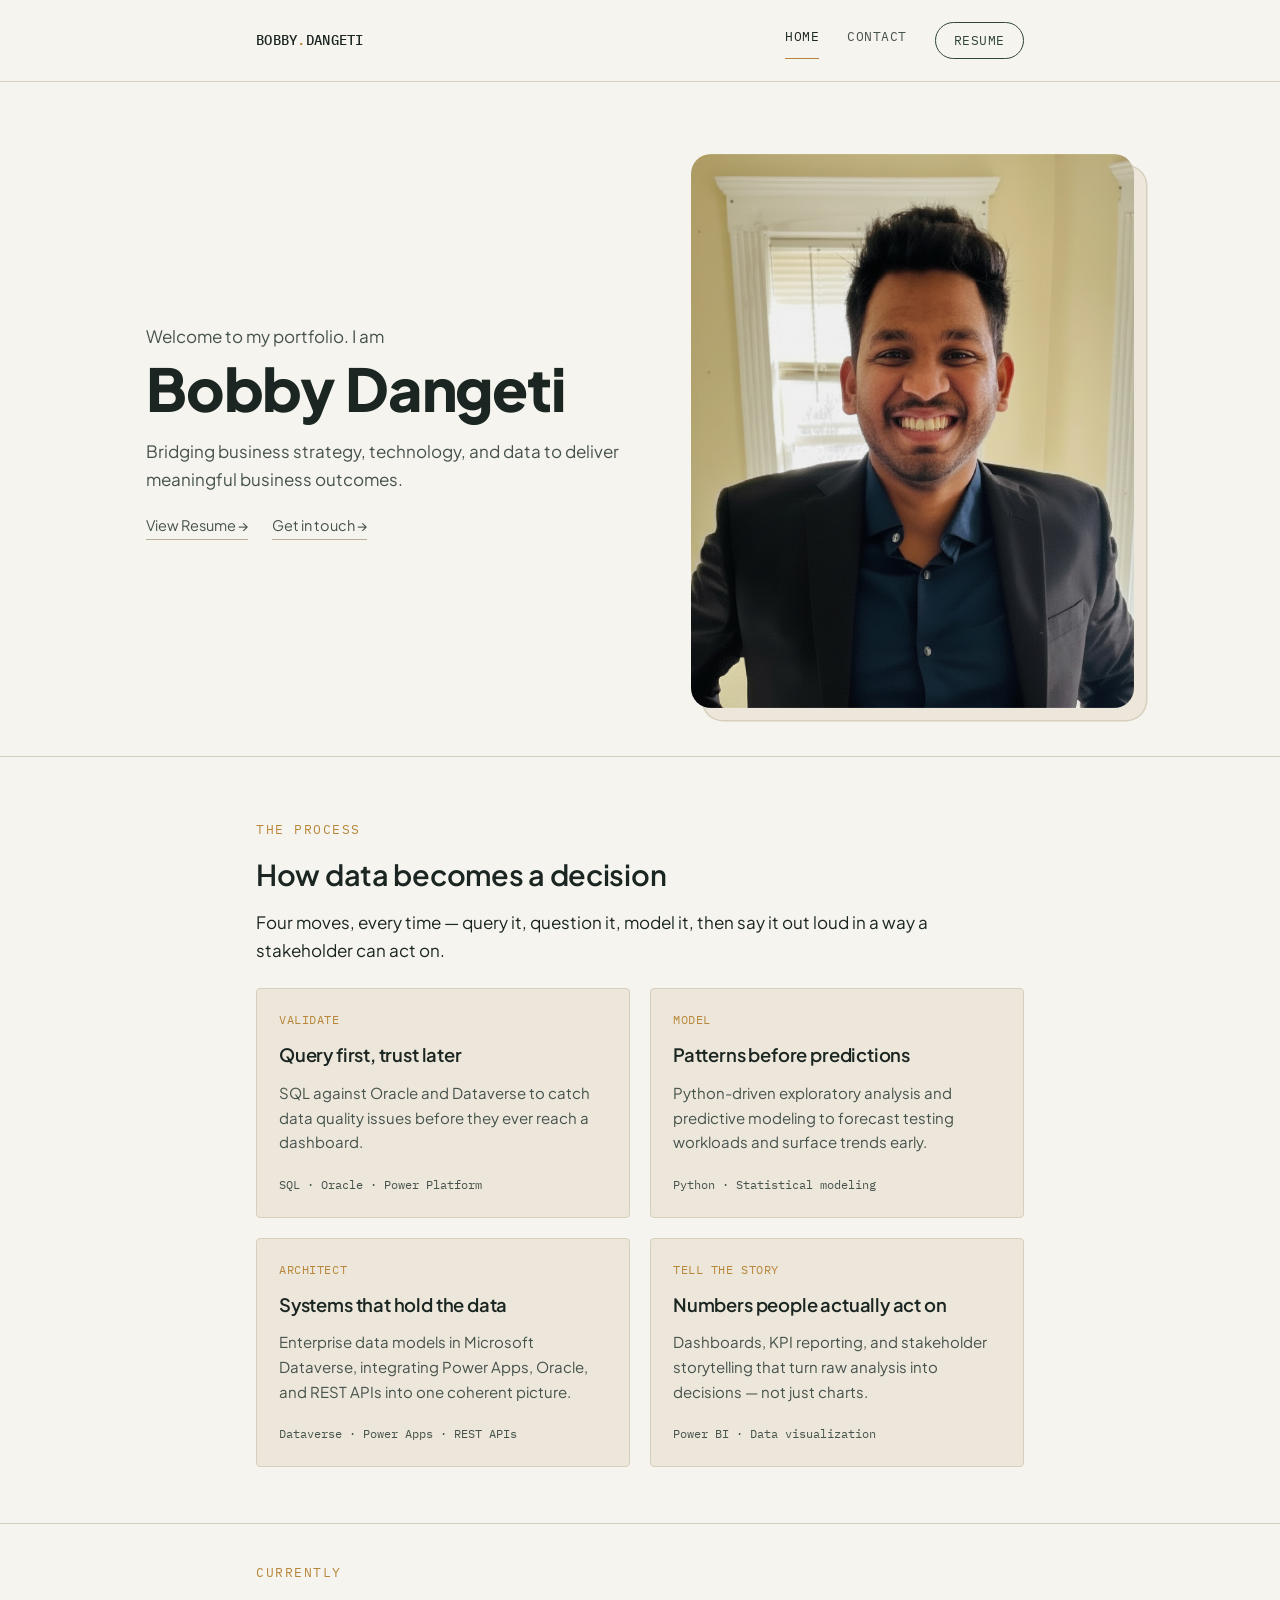
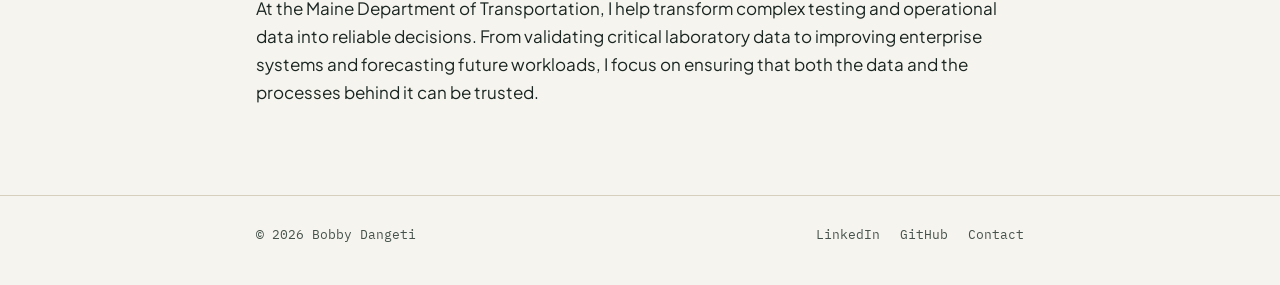
<file: index.html>
<!doctype html>
<html lang="en">
<head>
<meta charset="utf-8">
<meta name="viewport" content="width=device-width, initial-scale=1">
<title>Bobby Dangeti — Business Data Analyst</title>
<meta name="description" content="Portfolio of Bobby Dangeti — Business Data Analyst who turns SQL, Python, and Power BI into decisions people trust.">
<link rel="preconnect" href="https://fonts.googleapis.com">
<link rel="preconnect" href="https://fonts.gstatic.com" crossorigin>
<link href="https://fonts.googleapis.com/css2?family=IBM+Plex+Mono:wght@400;500&family=Plus+Jakarta+Sans:wght@400;500;600;700;800&display=swap" rel="stylesheet">
<link rel="stylesheet" href="styles.css">
</head>
<body>

<header class="site-header">
  <div class="wrap">
    <a class="brand" href="index.html">BOBBY<span class="dot">.</span>DANGETI</a>
    <nav class="site-nav" aria-label="Main">
      <a href="index.html" aria-current="page">Home</a>
      <!-- <a href="projects.html">Projects</a>-->
      <a href="contact.html">Contact</a>
      <a href="resume.html" class="nav-pill">Resume</a>
    </nav>
  </div>
</header>

<main>
  <section class="hero">
    <div class="container wide">

      <div class="hero-grid">
        <div class="hero-copy">
          <p class="hero-label">Welcome to my portfolio. I am</p>
          <h1 class="hero-name">Bobby Dangeti</h1>
          <p class="hero-tagline">Bridging business strategy, technology, and data to deliver meaningful business outcomes.</p>

          <!-- <a class="btn-primary-lg" href="projects.html">My Projects</a> -->

          <div class="hero-secondary-links">
            <a href="resume.html">View Resume →</a>
            <a href="contact.html">Get in touch →</a>
          </div>
        </div>

        <div class="hero-photo-wrap">
          <img src="profile.jpeg" alt="Bobby Dangeti">
        </div>
      </div>

    </div>
  </section>

  <hr class="divider">

  <section>
    <div class="container">
      <span class="eyebrow">The Process</span>
      <h2 style="margin-top:10px; font-size:1.8rem;">How data becomes a decision</h2>
      <p class="lede" style="margin-top:10px; max-width:60ch;">Four moves, every time — query it, question it, model it, then say it out loud in a way a stakeholder can act on.</p>

      <div class="project-grid">

        <div class="project-card">
          <span class="tag">Validate</span>
          <h3>Query first, trust later</h3>
          <p>SQL against Oracle and Dataverse to catch data quality issues before they ever reach a dashboard.</p>
          <div class="meta">SQL · Oracle · Power Platform</div>
        </div>

        <div class="project-card">
          <span class="tag">Model</span>
          <h3>Patterns before predictions</h3>
          <p>Python-driven exploratory analysis and predictive modeling to forecast testing workloads and surface trends early.</p>
          <div class="meta">Python · Statistical modeling</div>
        </div>

        <div class="project-card">
          <span class="tag">Architect</span>
          <h3>Systems that hold the data</h3>
          <p>Enterprise data models in Microsoft Dataverse, integrating Power Apps, Oracle, and REST APIs into one coherent picture.</p>
          <div class="meta">Dataverse · Power Apps · REST APIs</div>
        </div>

        <div class="project-card">
          <span class="tag">Tell the story</span>
          <h3>Numbers people actually act on</h3>
          <p>Dashboards, KPI reporting, and stakeholder storytelling that turn raw analysis into decisions — not just charts.</p>
          <div class="meta">Power BI · Data visualization</div>
        </div>

      </div>
    </div>
  </section>

  <hr class="divider">

  <section class="section-tight">
    <div class="container">
      <span class="eyebrow">Currently</span>
      <p class="lede" style="margin-top:10px; max-width:64ch;">
        At the Maine Department of Transportation, I help transform complex testing and operational data into reliable decisions. From validating critical laboratory data to improving enterprise systems and forecasting future workloads, I focus on ensuring that both the data and the processes behind it can be trusted.
    </div>
  </section>
</main>

<footer class="site-footer">
  <div class="wrap">
    <p>© 2026 Bobby Dangeti</p>
    <div class="links">
      <a href="https://www.linkedin.com/in/nagasatyad/">LinkedIn</a>
      <a href="https://github.com/bobbydangeti">GitHub</a>
      <a href="contact.html">Contact</a>
    </div>
  </div>
</footer>

</body>
</html>
</file>
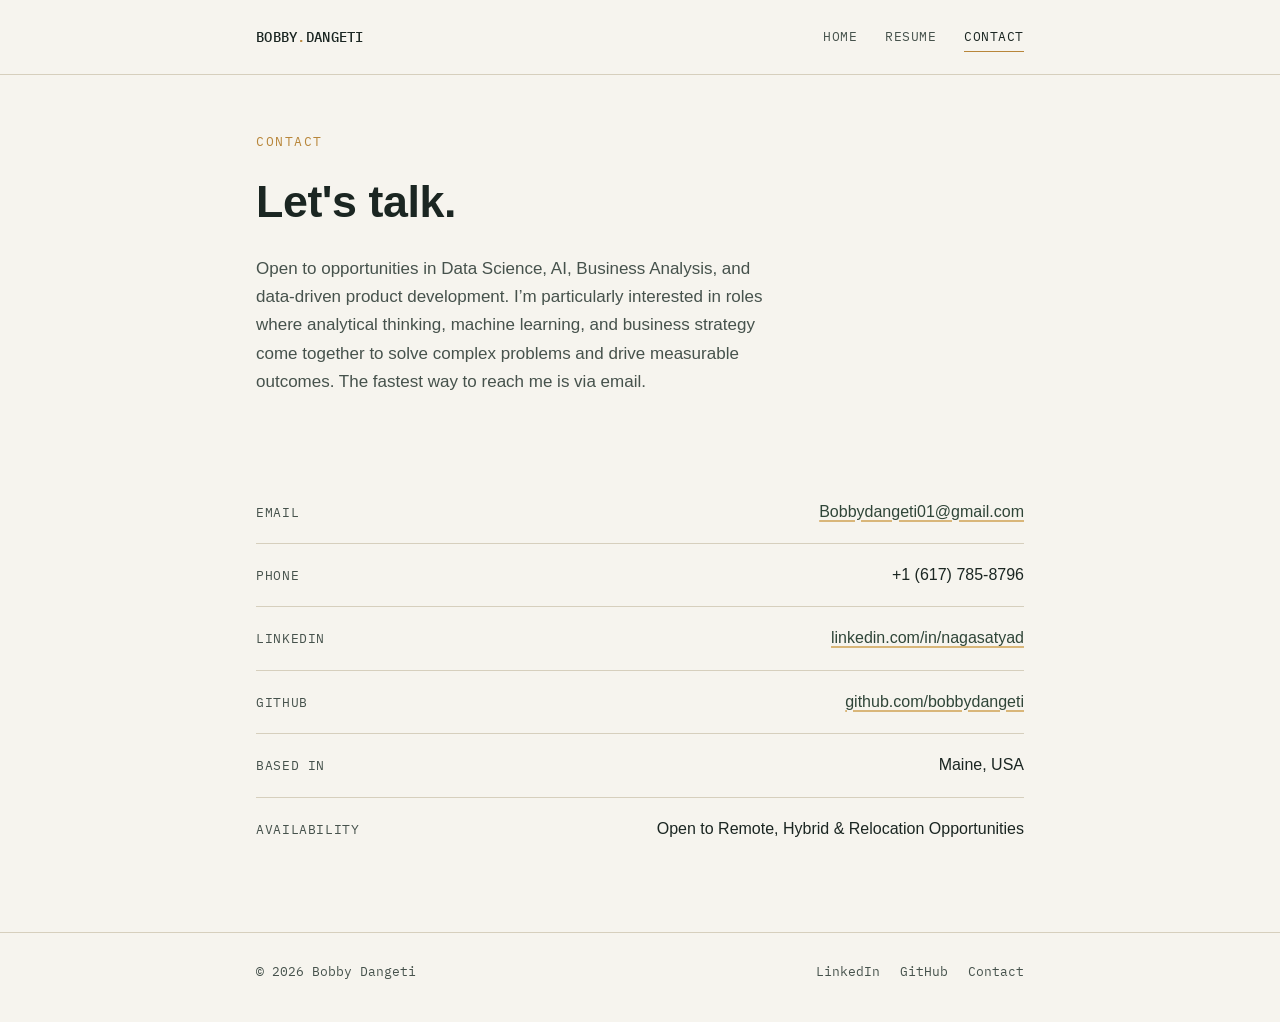
<file: contact.html>
<!doctype html>
<html lang="en">
<head>
<meta charset="utf-8">
<meta name="viewport" content="width=device-width, initial-scale=1">
<title>Contact — Bobby Dangeti</title>
<meta name="description" content="Get in touch with Bobby Dangeti.">
<link rel="preconnect" href="https://fonts.googleapis.com">
<link rel="preconnect" href="https://fonts.gstatic.com" crossorigin>
<link href="https://fonts.googleapis.com/css2?family=Fraunces:opsz,wght@9..144,500;9..144,600;9..144,700&family=IBM+Plex+Sans:wght@400;500;600&family=IBM+Plex+Mono:wght@400;500&display=swap" rel="stylesheet">
<link rel="stylesheet" href="styles.css">
</head>
<body>

<header class="site-header">
  <div class="wrap">
    <a class="brand" href="index.html">BOBBY<span class="dot">.</span>DANGETI</a>
    <nav class="site-nav" aria-label="Main">
      <a href="index.html">Home</a>
      <a href="resume.html">Resume</a>
      <!-- <a href="projects.html">Projects</a> -->
      <a href="contact.html" aria-current="page">Contact</a>
    </nav>
  </div>
</header>

<main>
  <section class="page-intro">
    <div class="container">
      <span class="eyebrow">Contact</span>
      <h1 style="margin-top:10px;">Let's talk.</h1>
      <p class="lede">Open to opportunities in Data Science, AI, Business Analysis, and data-driven product development. I’m particularly interested in roles where analytical thinking, machine learning, and business strategy come together to solve complex problems and drive measurable outcomes. The fastest way to reach me is via email.</p>
    </div>
  </section>

  <section class="section-tight">
    <div class="container">
      <div class="contact-list">
        <div class="contact-row">
          <span class="label">Email</span>
          <a href="mailto:Bobbydangeti01@gmail.com">Bobbydangeti01@gmail.com</a>
        </div>
        <div class="contact-row">
          <span class="label">Phone</span>
          <span class="value">+1 (617) 785-8796</span>
        </div>
        <div class="contact-row">
          <span class="label">LinkedIn</span>
          <a href="https://www.linkedin.com/in/nagasatyad/">linkedin.com/in/nagasatyad</a>
        </div>
        <div class="contact-row">
          <span class="label">GitHub</span>
          <a href="https://github.com/bobbydangeti">github.com/bobbydangeti</a>
        </div>
        <div class="contact-row">
          <span class="label">Based in</span>
          <span class="value">Maine, USA </span>
        </div>
        <div class="contact-row">
          <span class="label">Availability</span>
          <span class="value">Open to Remote, Hybrid & Relocation Opportunities</span>
        </div>
      </div>
    </div>
  </section>
</main>

<footer class="site-footer">
  <div class="wrap">
    <p>© 2026 Bobby Dangeti</p>
    <div class="links">
      <a href="https://www.linkedin.com/in/nagasatyad/">LinkedIn</a>
      <a href="https://github.com/bobbydangeti">GitHub</a>
      <a href="contact.html">Contact</a>
    </div>
  </div>
</footer>

</body>
</html>
</file>
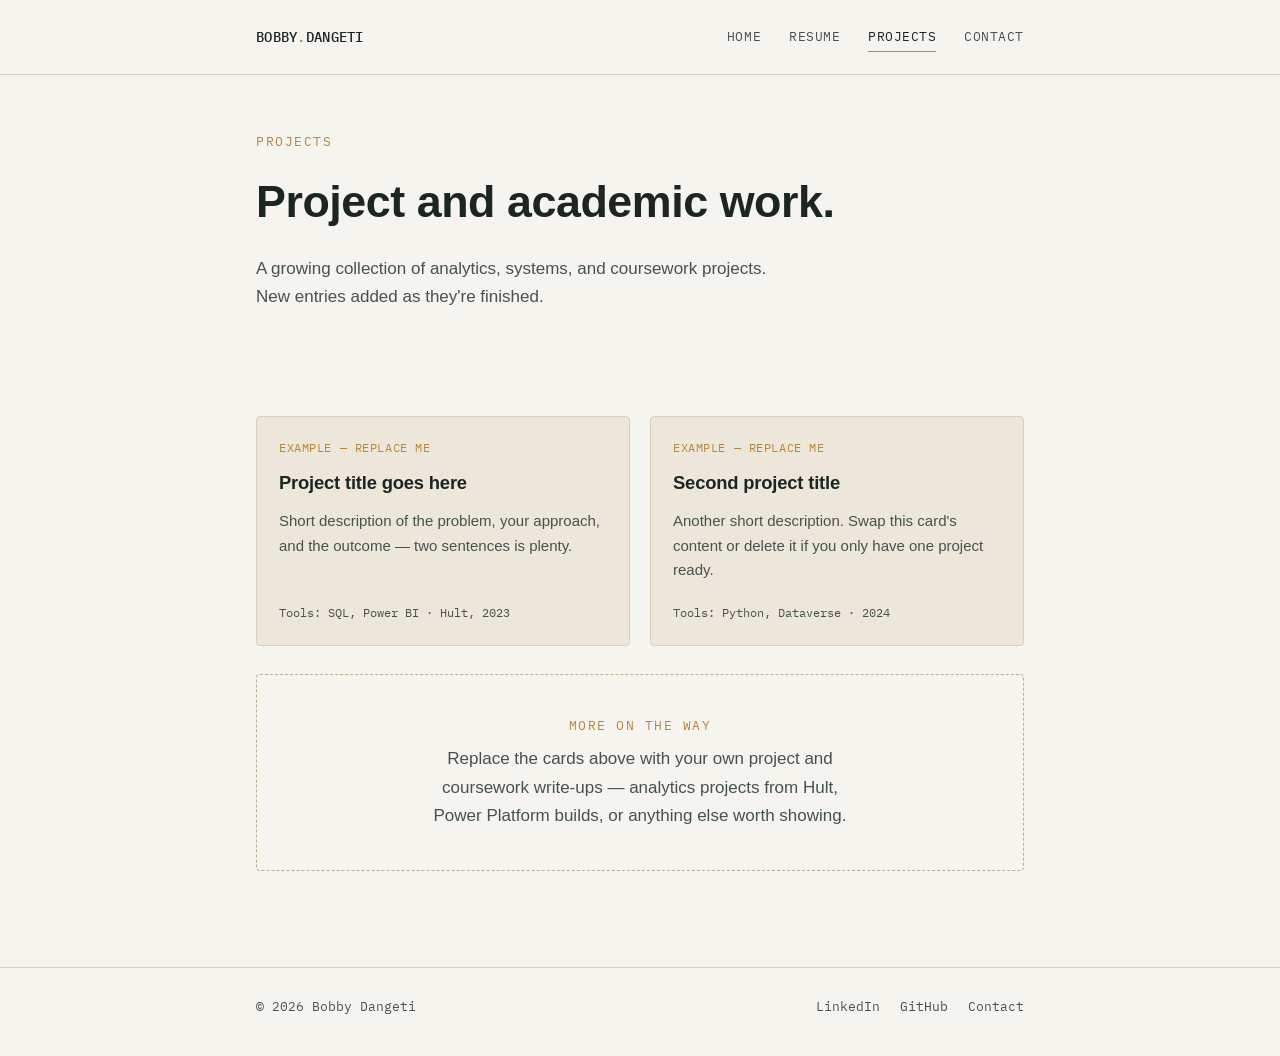
<file: projects.html>
<!doctype html>
<html lang="en">
<head>
<meta charset="utf-8">
<meta name="viewport" content="width=device-width, initial-scale=1">
<title>Projects — Bobby Dangeti</title>
<meta name="description" content="Selected project and academic work by Bobby Dangeti.">
<link rel="preconnect" href="https://fonts.googleapis.com">
<link rel="preconnect" href="https://fonts.gstatic.com" crossorigin>
<link href="https://fonts.googleapis.com/css2?family=Fraunces:opsz,wght@9..144,500;9..144,600;9..144,700&family=IBM+Plex+Sans:wght@400;500;600&family=IBM+Plex+Mono:wght@400;500&display=swap" rel="stylesheet">
<link rel="stylesheet" href="styles.css">
</head>
<body>

<header class="site-header">
  <div class="wrap">
    <a class="brand" href="index.html">BOBBY<span class="dot">.</span>DANGETI</a>
    <nav class="site-nav" aria-label="Main">
      <a href="index.html">Home</a>
      <a href="resume.html">Resume</a>
      <a href="projects.html" aria-current="page">Projects</a>
      <a href="contact.html">Contact</a>
    </nav>
  </div>
</header>

<main>
  <section class="page-intro">
    <div class="container">
      <span class="eyebrow">Projects</span>
      <h1 style="margin-top:10px;">Project and academic work.</h1>
      <p class="lede">A growing collection of analytics, systems, and coursework projects. New entries added as they're finished.</p>
    </div>
  </section>

  <section>
    <div class="container">

      <!--
        HOW TO ADD A PROJECT
        ---------------------
        Copy one .project-card block (including the <div> tags) and edit:
          - .tag        → category, e.g. "ANALYTICS" or "COURSEWORK"
          - h3           → project title
          - p             → one or two sentence description
          - .meta        → tools used / course name / date
        Paste your link on the title if you have one, e.g. <h3><a href="...">Title</a></h3>
        Delete the .empty-state block below once you have at least one real project.
      -->

      <div class="project-grid">

        <div class="project-card">
          <span class="tag">Example — replace me</span>
          <h3>Project title goes here</h3>
          <p>Short description of the problem, your approach, and the outcome — two sentences is plenty.</p>
          <div class="meta">Tools: SQL, Power BI · Hult, 2023</div>
        </div>

        <div class="project-card">
          <span class="tag">Example — replace me</span>
          <h3>Second project title</h3>
          <p>Another short description. Swap this card's content or delete it if you only have one project ready.</p>
          <div class="meta">Tools: Python, Dataverse · 2024</div>
        </div>

      </div>

      <div class="empty-state">
        <span class="eyebrow">More on the way</span>
        <p>Replace the cards above with your own project and coursework write-ups — analytics projects from Hult, Power Platform builds, or anything else worth showing.</p>
      </div>

    </div>
  </section>
</main>

<footer class="site-footer">
  <div class="wrap">
    <p>© 2026 Bobby Dangeti</p>
    <div class="links">
      <a href="https://www.linkedin.com/in/nagasatyad/">LinkedIn</a>
      <a href="https://github.com/bobbydangeti">GitHub</a>
      <a href="contact.html">Contact</a>
    </div>
  </div>
</footer>

</body>
</html>
</file>
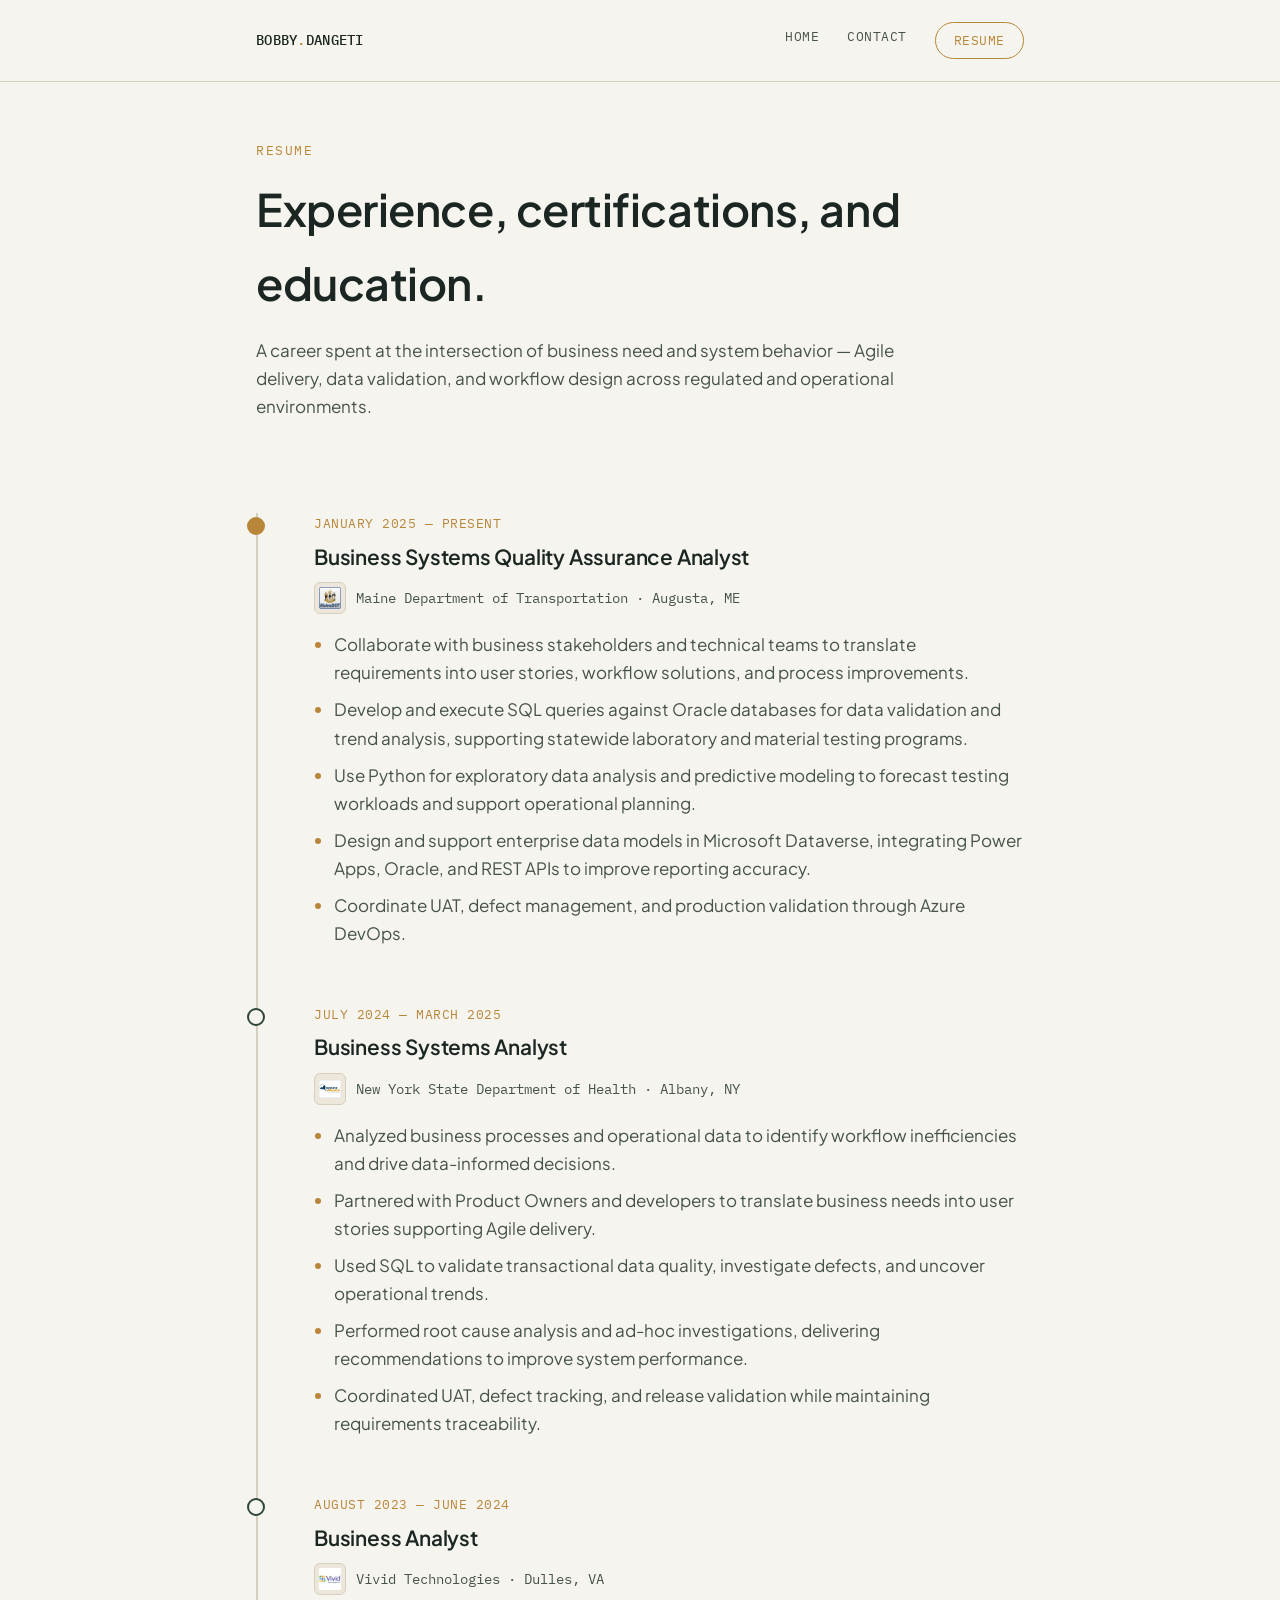
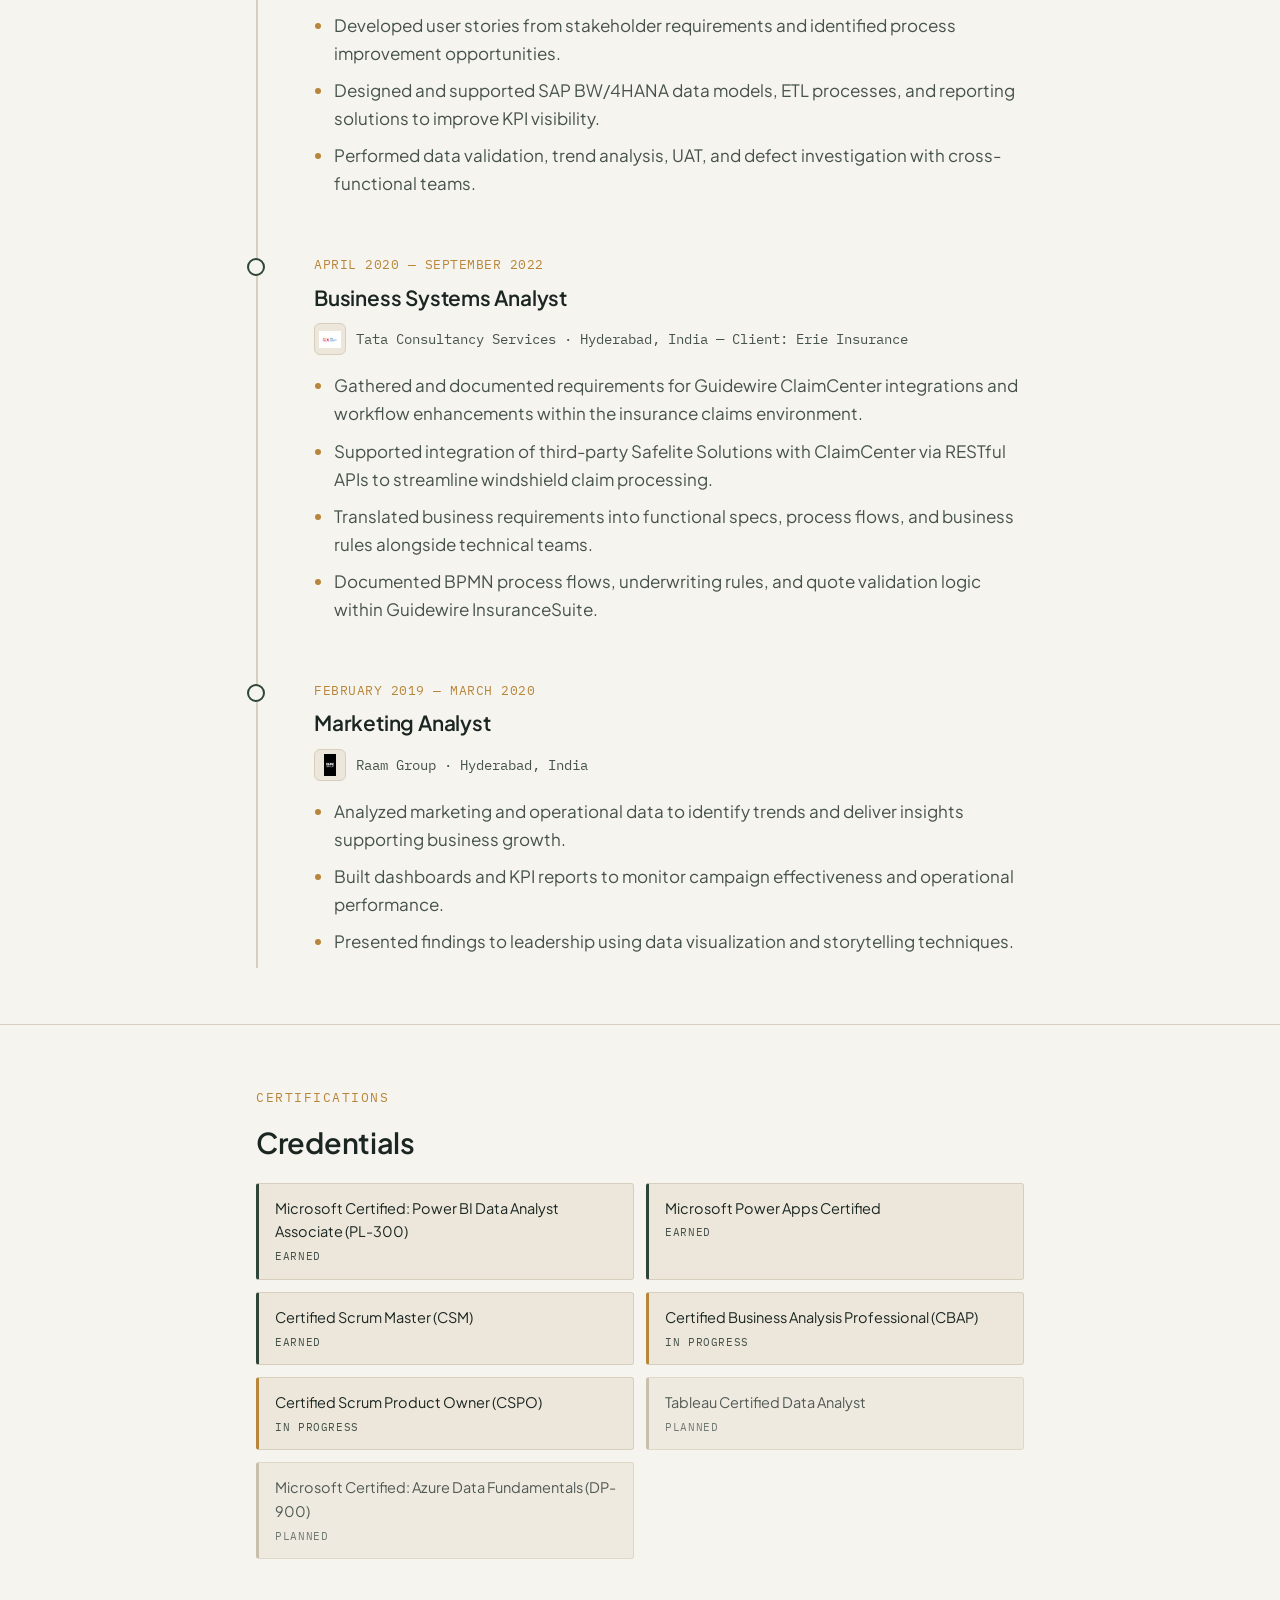
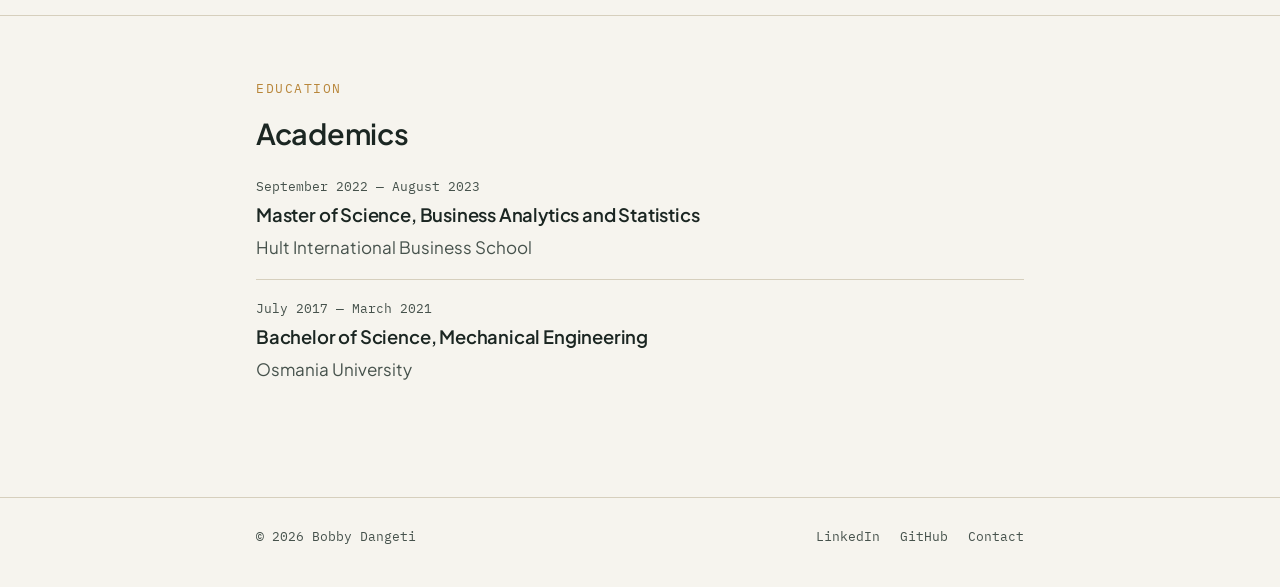
<file: resume.html>
<!doctype html>
<html lang="en">
<head>
<meta charset="utf-8">
<meta name="viewport" content="width=device-width, initial-scale=1">
<title>Resume — Bobby Dangeti</title>
<meta name="description" content="Work history, certifications, and education for Bobby Dangeti, Business Systems Analyst.">
<link rel="preconnect" href="https://fonts.googleapis.com">
<link rel="preconnect" href="https://fonts.gstatic.com" crossorigin>
<link href="https://fonts.googleapis.com/css2?family=IBM+Plex+Mono:wght@400;500&family=Plus+Jakarta+Sans:wght@400;500;600;700;800&display=swap" rel="stylesheet">
<link rel="stylesheet" href="styles.css">
</head>
<body>

<header class="site-header">
  <div class="wrap">
    <a class="brand" href="index.html">BOBBY<span class="dot">.</span>DANGETI</a>
    <nav class="site-nav" aria-label="Main">
      <a href="index.html">Home</a>
      <!-- <a href="projects.html">Projects</a> -->
      <a href="contact.html">Contact</a>
      <a href="resume.html" class="nav-pill" aria-current="page">Resume</a>
    </nav>
  </div>
</header>

<main>
  <section class="page-intro">
    <div class="container">
      <span class="eyebrow">Resume</span>
      <h1 style="margin-top:10px;">Experience, certifications, and education.</h1>
      <p class="lede">A career spent at the intersection of business need and system behavior — Agile delivery, data validation, and workflow design across regulated and operational environments.</p>
    </div>
  </section>

  <section>
    <div class="container">

      <div class="timeline">

        <div class="role current">
          <div class="when">January 2025 — Present</div>
          <h3>Business Systems Quality Assurance Analyst</h3>
          <div class="org-row"><img src="maine-dot-logo.png" alt="" class="org-logo"><div class="org">Maine Department of Transportation · Augusta, ME</div></div>
          <ul>
            <li>Collaborate with business stakeholders and technical teams to translate requirements into user stories, workflow solutions, and process improvements.</li>
            <li>Develop and execute SQL queries against Oracle databases for data validation and trend analysis, supporting statewide laboratory and material testing programs.</li>
            <li>Use Python for exploratory data analysis and predictive modeling to forecast testing workloads and support operational planning.</li>
            <li>Design and support enterprise data models in Microsoft Dataverse, integrating Power Apps, Oracle, and REST APIs to improve reporting accuracy.</li>
            <li>Coordinate UAT, defect management, and production validation through Azure DevOps.</li>
          </ul>
        </div>

        <div class="role">
          <div class="when">July 2024 — March 2025</div>
          <h3>Business Systems Analyst</h3>
          <div class="org-row"><img src="nys-doh-logo.png" alt="" class="org-logo"><div class="org">New York State Department of Health · Albany, NY</div></div>
          <ul>
            <li>Analyzed business processes and operational data to identify workflow inefficiencies and drive data-informed decisions.</li>
            <li>Partnered with Product Owners and developers to translate business needs into user stories supporting Agile delivery.</li>
            <li>Used SQL to validate transactional data quality, investigate defects, and uncover operational trends.</li>
            <li>Performed root cause analysis and ad-hoc investigations, delivering recommendations to improve system performance.</li>
            <li>Coordinated UAT, defect tracking, and release validation while maintaining requirements traceability.</li>
          </ul>
        </div>

        <div class="role">
          <div class="when">August 2023 — June 2024</div>
          <h3>Business Analyst</h3>
          <div class="org-row"><img src="vivid-technologies-logo.png" alt="" class="org-logo"><div class="org">Vivid Technologies · Dulles, VA</div></div>
          <ul>
            <li>Developed user stories from stakeholder requirements and identified process improvement opportunities.</li>
            <li>Designed and supported SAP BW/4HANA data models, ETL processes, and reporting solutions to improve KPI visibility.</li>
            <li>Performed data validation, trend analysis, UAT, and defect investigation with cross-functional teams.</li>
          </ul>
        </div>

        <div class="role">
          <div class="when">April 2020 — September 2022</div>
          <h3>Business Systems Analyst</h3>
          <div class="org-row"><img src="tcs-logo.png" alt="" class="org-logo"><div class="org">Tata Consultancy Services · Hyderabad, India — Client: Erie Insurance</div></div>
          <ul>
            <li>Gathered and documented requirements for Guidewire ClaimCenter integrations and workflow enhancements within the insurance claims environment.</li>
            <li>Supported integration of third-party Safelite Solutions with ClaimCenter via RESTful APIs to streamline windshield claim processing.</li>
            <li>Translated business requirements into functional specs, process flows, and business rules alongside technical teams.</li>
            <li>Documented BPMN process flows, underwriting rules, and quote validation logic within Guidewire InsuranceSuite.</li>
          </ul>
        </div>

        <div class="role">
          <div class="when">February 2019 — March 2020</div>
          <h3>Marketing Analyst</h3>
          <div class="org-row"><img src="raam-group-logo.png" alt="" class="org-logo"><div class="org">Raam Group · Hyderabad, India</div></div>
          <ul>
            <li>Analyzed marketing and operational data to identify trends and deliver insights supporting business growth.</li>
            <li>Built dashboards and KPI reports to monitor campaign effectiveness and operational performance.</li>
            <li>Presented findings to leadership using data visualization and storytelling techniques.</li>
          </ul>
        </div>

      </div>
    </div>
  </section>

  <hr class="divider">

  <section>
    <div class="container">
      <span class="eyebrow">Certifications</span>
      <h2 style="margin-top:10px; font-size:1.8rem;">Credentials</h2>
      <div class="badge-grid">
        <div class="badge">Microsoft Certified: Power BI Data Analyst Associate (PL-300)<span class="status">Earned</span></div>
        <div class="badge">Microsoft Power Apps Certified<span class="status">Earned</span></div>
        <div class="badge">Certified Scrum Master (CSM)<span class="status">Earned</span></div>
        <div class="badge in-progress">Certified Business Analysis Professional (CBAP)<span class="status">In progress</span></div>
        <div class="badge in-progress">Certified Scrum Product Owner (CSPO)<span class="status">In progress</span></div>
        <div class="badge planned">Tableau Certified Data Analyst<span class="status">Planned</span></div>
        <div class="badge planned">Microsoft Certified: Azure Data Fundamentals (DP-900)<span class="status">Planned</span></div>
      </div>
    </div>
  </section>

  <hr class="divider">

  <section>
    <div class="container">
      <span class="eyebrow">Education</span>
      <h2 style="margin-top:10px; font-size:1.8rem;">Academics</h2>

      <div class="edu-item">
        <div class="when">September 2022 — August 2023</div>
        <h3>Master of Science, Business Analytics and Statistics</h3>
        <div class="org">Hult International Business School</div>
      </div>
      <div class="edu-item">
        <div class="when">July 2017 — March 2021</div>
        <h3>Bachelor of Science, Mechanical Engineering</h3>
        <div class="org">Osmania University</div>
      </div>
    </div>
  </section>
</main>

<footer class="site-footer">
  <div class="wrap">
    <p>© 2026 Bobby Dangeti</p>
    <div class="links">
      <a href="https://www.linkedin.com/in/nagasatyad/">LinkedIn</a>
      <a href="https://github.com/bobbydangeti">GitHub</a>
      <a href="contact.html">Contact</a>
    </div>
  </div>
</footer>

</body>
</html>
</file>
<file: styles.css>
/* ===========================================================
   Design tokens
   Theme: a systems analyst's own process map.
   Bobby builds workflow diagrams for a living â€” the site borrows
   that visual language: nodes, connectors, sequence, annotation.
=========================================================== */
:root {
  --paper: #F6F4EE;
  --paper-alt: #ECE7DA;
  --ink: #1B2622;
  --ink-soft: #46524C;
  --pine: #2F4538;
  --pine-deep: #1F2F26;
  --ochre: #B8863A;
  --ochre-soft: #D9B679;
  --line: #D6CFBD;
  --line-strong: #B9AF96;

  --font-display: "Plus Jakarta Sans", -apple-system, BlinkMacSystemFont, sans-serif;
  --font-body: "Plus Jakarta Sans", -apple-system, BlinkMacSystemFont, sans-serif;
  --font-mono: "IBM Plex Mono", "SF Mono", monospace;

  --max-w: 880px;
  --max-w-wide: 1100px;
  --gutter: clamp(20px, 5vw, 56px);
}

* { box-sizing: border-box; }

html { scroll-behavior: smooth; }

@media (prefers-reduced-motion: reduce) {
  html { scroll-behavior: auto; }
  * { animation-duration: 0.001ms !important; animation-iteration-count: 1 !important; transition-duration: 0.001ms !important; }
}

body {
  margin: 0;
  background: var(--paper);
  color: var(--ink);
  font-family: var(--font-body);
  font-size: 17px;
  line-height: 1.65;
  -webkit-font-smoothing: antialiased;
}

a {
  color: var(--pine);
  text-decoration-color: var(--ochre-soft);
  text-decoration-thickness: 1.5px;
  text-underline-offset: 3px;
}
a:hover { color: var(--ochre); }

a:focus-visible,
button:focus-visible {
  outline: 2.5px solid var(--ochre);
  outline-offset: 3px;
}

h1, h2, h3 {
  font-family: var(--font-display);
  font-weight: 600;
  color: var(--ink);
  margin: 0;
  letter-spacing: -0.01em;
}

.eyebrow {
  font-family: var(--font-mono);
  font-size: 12.5px;
  letter-spacing: 0.12em;
  text-transform: uppercase;
  color: var(--ochre);
}

/* ===========================================================
   Header / nav
=========================================================== */
.site-header {
  border-bottom: 1px solid var(--line);
  background: var(--paper);
}
.site-header .wrap {
  max-width: var(--max-w);
  margin: 0 auto;
  padding: 22px var(--gutter);
  display: flex;
  align-items: center;
  justify-content: space-between;
  gap: 16px;
}
.brand {
  font-family: var(--font-mono);
  font-size: 14px;
  font-weight: 500;
  letter-spacing: 0.02em;
  color: var(--ink);
  text-decoration: none;
}
.brand:hover { color: var(--pine); }
.brand .dot { color: var(--ochre); }

.site-nav { display: flex; gap: 28px; }
.site-nav a {
  font-family: var(--font-mono);
  font-size: 13px;
  letter-spacing: 0.04em;
  text-transform: uppercase;
  color: var(--ink-soft);
  text-decoration: none;
  padding: 4px 0;
  border-bottom: 1.5px solid transparent;
}
.site-nav a:hover,
.site-nav a[aria-current="page"] {
  color: var(--ink);
  border-bottom-color: var(--ochre);
}
.site-nav a.nav-pill {
  border: 1.5px solid var(--pine);
  border-radius: 999px;
  padding: 7px 18px;
  color: var(--pine);
}
.site-nav a.nav-pill:hover {
  background: var(--pine);
  color: var(--paper);
  border-bottom-color: var(--pine);
}
.site-nav a.nav-pill[aria-current="page"] {
  border-color: var(--ochre);
  color: var(--ochre);
}

/* ===========================================================
   Layout helpers
=========================================================== */
.container {
  max-width: var(--max-w);
  margin: 0 auto;
  padding: 0 var(--gutter);
}
.container.wide { max-width: var(--max-w-wide); }
section { padding: 56px 0; }
.section-tight { padding: 32px 0; }

.divider {
  border: none;
  border-top: 1px solid var(--line);
  margin: 0;
}

/* ===========================================================
   Buttons
=========================================================== */
.btn {
  display: inline-flex;
  align-items: center;
  gap: 8px;
  font-family: var(--font-mono);
  font-size: 13.5px;
  letter-spacing: 0.03em;
  text-decoration: none;
  padding: 11px 20px;
  border-radius: 3px;
  border: 1.5px solid var(--ink);
  color: var(--ink);
  transition: background 0.15s ease, color 0.15s ease, border-color 0.15s ease;
}
.btn:hover { background: var(--ink); color: var(--paper); }
.btn-solid {
  background: var(--pine);
  border-color: var(--pine);
  color: var(--paper);
}
.btn-solid:hover { background: var(--pine-deep); border-color: var(--pine-deep); color: var(--paper); }

/* ===========================================================
   Hero (home page) â€” name + photo split layout
=========================================================== */
.hero {
  padding: 72px 0 48px;
}

.hero-grid {
  display: grid;
  grid-template-columns: 1.05fr 0.95fr;
  gap: 56px;
  align-items: center;
}
@media (max-width: 760px) {
  .hero-grid { grid-template-columns: 1fr; gap: 36px; }
  .hero-photo-wrap { order: -1; max-width: 320px; }
}

.hero-label {
  font-size: 17px;
  color: var(--ink-soft);
  margin: 0 0 8px;
}

.hero-name {
  font-family: var(--font-display);
  font-weight: 800;
  font-size: clamp(2.5rem, 5.5vw, 3.7rem);
  line-height: 1.04;
  letter-spacing: -0.02em;
  color: var(--ink);
}

.hero-tagline {
  margin-top: 18px;
  font-size: 17px;
  line-height: 1.65;
  color: var(--ink-soft);
  max-width: 46ch;
}

.hero-secondary-links {
  margin-top: 20px;
  display: flex;
  gap: 24px;
  flex-wrap: wrap;
}
.hero-secondary-links a {
  font-size: 14.5px;
  color: var(--ink-soft);
  text-decoration: none;
  border-bottom: 1.5px solid var(--line-strong);
  padding-bottom: 2px;
}
.hero-secondary-links a:hover { color: var(--pine); border-bottom-color: var(--pine); }

.hero-photo-wrap img {
  width: 100%;
  aspect-ratio: 4 / 5;
  object-fit: cover;
  border-radius: 20px;
  display: block;
  box-shadow: 12px 12px 0 var(--paper-alt), 12px 12px 0 1.5px var(--line);
}

/* ===========================================================
   Buttons
=========================================================== */
.btn-primary-lg {
  display: inline-flex;
  align-items: center;
  gap: 10px;
  font-weight: 600;
  font-size: 14.5px;
  letter-spacing: 0.01em;
  text-decoration: none;
  padding: 15px 28px;
  border-radius: 10px;
  background: var(--pine);
  color: var(--paper);
  margin-top: 30px;
  box-shadow: 0 8px 20px -8px rgba(31, 47, 38, 0.55);
  transition: transform 0.15s ease, box-shadow 0.15s ease, background 0.15s ease;
}
.btn-primary-lg:hover {
  background: var(--pine-deep);
  transform: translateY(-2px);
  box-shadow: 0 12px 24px -8px rgba(31, 47, 38, 0.6);
  color: var(--paper);
}

/* ===========================================================
   Schematic divider (decorative system-map motif)
=========================================================== */
.schematic {
  width: 100%;
  display: block;
  margin: 8px 0 0;
}

/* ===========================================================
   Stat / summary row
=========================================================== */
.stat-row {
  display: grid;
  grid-template-columns: repeat(3, 1fr);
  gap: 18px;
  margin-top: 12px;
}
.stat {
  border: 1px solid var(--line);
  background: var(--paper-alt);
  padding: 18px 16px;
  border-radius: 4px;
}
.stat .num {
  font-family: var(--font-display);
  font-size: 1.8rem;
  color: var(--pine);
}
.stat .label {
  font-family: var(--font-mono);
  font-size: 12px;
  color: var(--ink-soft);
  letter-spacing: 0.04em;
  margin-top: 4px;
}

@media (max-width: 640px) {
  .stat-row { grid-template-columns: 1fr; }
}

/* ===========================================================
   Timeline (resume page) â€” the signature element
   A vertical process line with a node per role, like the
   workflow diagrams Bobby builds at work.
=========================================================== */
.timeline {
  position: relative;
  margin-top: 12px;
  padding-left: 28px;
  border-left: 2px solid var(--line);
}
.role {
  position: relative;
  padding: 0 0 48px 28px;
}
.role:last-child { padding-bottom: 4px; }
.role::before {
  content: "";
  position: absolute;
  left: -39px;
  top: 4px;
  width: 14px;
  height: 14px;
  border-radius: 999px;
  background: var(--paper);
  border: 2.5px solid var(--pine);
}
.role.current::before { border-color: var(--ochre); background: var(--ochre); }

.role .when {
  font-family: var(--font-mono);
  font-size: 12.5px;
  letter-spacing: 0.04em;
  color: var(--ochre);
  text-transform: uppercase;
}
.role h3 {
  font-size: 1.3rem;
  margin-top: 6px;
}
.role .org {
  font-family: var(--font-mono);
  font-size: 13.5px;
  color: var(--ink-soft);
  margin-top: 4px;
}
.role .org-row {
  display: flex;
  align-items: center;
  gap: 10px;
  margin-top: 8px;
}
.role .org-logo {
  width: 32px;
  height: 32px;
  object-fit: contain;
  border-radius: 6px;
  background: var(--paper-alt);
  border: 1px solid var(--line);
  padding: 4px;
  flex-shrink: 0;
}
.role .org-row .org { margin-top: 0; }
.role ul {
  margin: 16px 0 0;
  padding-left: 20px;
}
.role li { margin-bottom: 9px; color: var(--ink-soft); }
.role li::marker { color: var(--ochre); }

/* ===========================================================
   Credential badges
=========================================================== */
.badge-grid {
  display: grid;
  grid-template-columns: repeat(2, 1fr);
  gap: 12px;
  margin-top: 16px;
}
@media (max-width: 640px) { .badge-grid { grid-template-columns: 1fr; } }

.badge {
  border: 1px solid var(--line);
  border-left: 3px solid var(--pine);
  background: var(--paper-alt);
  padding: 13px 16px;
  border-radius: 3px;
  font-size: 14.5px;
}
.badge.in-progress { border-left-color: var(--ochre); }
.badge.planned { border-left-color: var(--line-strong); opacity: 0.75; }
.badge .status {
  display: block;
  font-family: var(--font-mono);
  font-size: 10.5px;
  letter-spacing: 0.06em;
  text-transform: uppercase;
  color: var(--ink-soft);
  margin-top: 4px;
}

/* ===========================================================
   Education block
=========================================================== */
.edu-item { padding: 18px 0; }
.edu-item + .edu-item { border-top: 1px solid var(--line); }
.edu-item .when { font-family: var(--font-mono); font-size: 12.5px; color: var(--ink-soft); }
.edu-item h3 { font-size: 1.15rem; margin-top: 4px; }
.edu-item .org { color: var(--ink-soft); margin-top: 2px; }

/* ===========================================================
   Project cards (placeholder content the user will edit)
=========================================================== */
.project-grid {
  display: grid;
  grid-template-columns: repeat(2, 1fr);
  gap: 20px;
  margin-top: 24px;
}
@media (max-width: 680px) { .project-grid { grid-template-columns: 1fr; } }

.project-card {
  border: 1px solid var(--line);
  background: var(--paper-alt);
  border-radius: 4px;
  padding: 22px;
  display: flex;
  flex-direction: column;
  gap: 10px;
}
.project-card .tag {
  font-family: var(--font-mono);
  font-size: 11.5px;
  letter-spacing: 0.05em;
  text-transform: uppercase;
  color: var(--ochre);
}
.project-card h3 { font-size: 1.15rem; }
.project-card p { color: var(--ink-soft); margin: 0; font-size: 15px; }
.project-card .meta {
  margin-top: auto;
  font-family: var(--font-mono);
  font-size: 12px;
  color: var(--ink-soft);
  padding-top: 10px;
}

.empty-state {
  border: 1.5px dashed var(--line-strong);
  border-radius: 4px;
  padding: 40px 28px;
  text-align: center;
  margin-top: 28px;
}
.empty-state .eyebrow { display: block; margin-bottom: 10px; }
.empty-state p { color: var(--ink-soft); max-width: 44ch; margin: 8px auto 0; }

/* ===========================================================
   Contact
=========================================================== */
.contact-list { margin-top: 28px; }
.contact-row {
  display: flex;
  align-items: baseline;
  justify-content: space-between;
  gap: 16px;
  padding: 18px 0;
  border-top: 1px solid var(--line);
}
.contact-row:first-child { border-top: none; }
.contact-row .label {
  font-family: var(--font-mono);
  font-size: 12.5px;
  letter-spacing: 0.05em;
  text-transform: uppercase;
  color: var(--ink-soft);
  flex: 0 0 120px;
}
.contact-row a, .contact-row span.value { font-size: 16px; }

/* ===========================================================
   Footer
=========================================================== */
.site-footer {
  border-top: 1px solid var(--line);
  margin-top: 40px;
}
.site-footer .wrap {
  max-width: var(--max-w);
  margin: 0 auto;
  padding: 28px var(--gutter) 40px;
  display: flex;
  justify-content: space-between;
  align-items: center;
  gap: 16px;
  flex-wrap: wrap;
}
.site-footer p {
  font-family: var(--font-mono);
  font-size: 12.5px;
  color: var(--ink-soft);
  margin: 0;
}
.site-footer .links { display: flex; gap: 20px; }
.site-footer a {
  font-family: var(--font-mono);
  font-size: 12.5px;
  text-decoration: none;
  color: var(--ink-soft);
}
.site-footer a:hover { color: var(--ochre); }

/* ===========================================================
   Page intro pattern (used on resume / projects / contact)
=========================================================== */
.page-intro { padding: 52px 0 8px; }
.page-intro h1 { font-size: clamp(2rem, 4.5vw, 2.8rem); }
.page-intro p.lede {
  max-width: 56ch;
  margin-top: 16px;
  font-size: 17px;
  color: var(--ink-soft);
}

/* ===========================================================
   Profile photo (header)
=========================================================== */
.brand-group {
  display: flex;
  align-items: center;
  gap: 12px;
}
.profile-photo {
  width: 42px;
  height: 42px;
  border-radius: 50%;
  object-fit: cover;
  border: 2px solid var(--pine);
}
</file>
